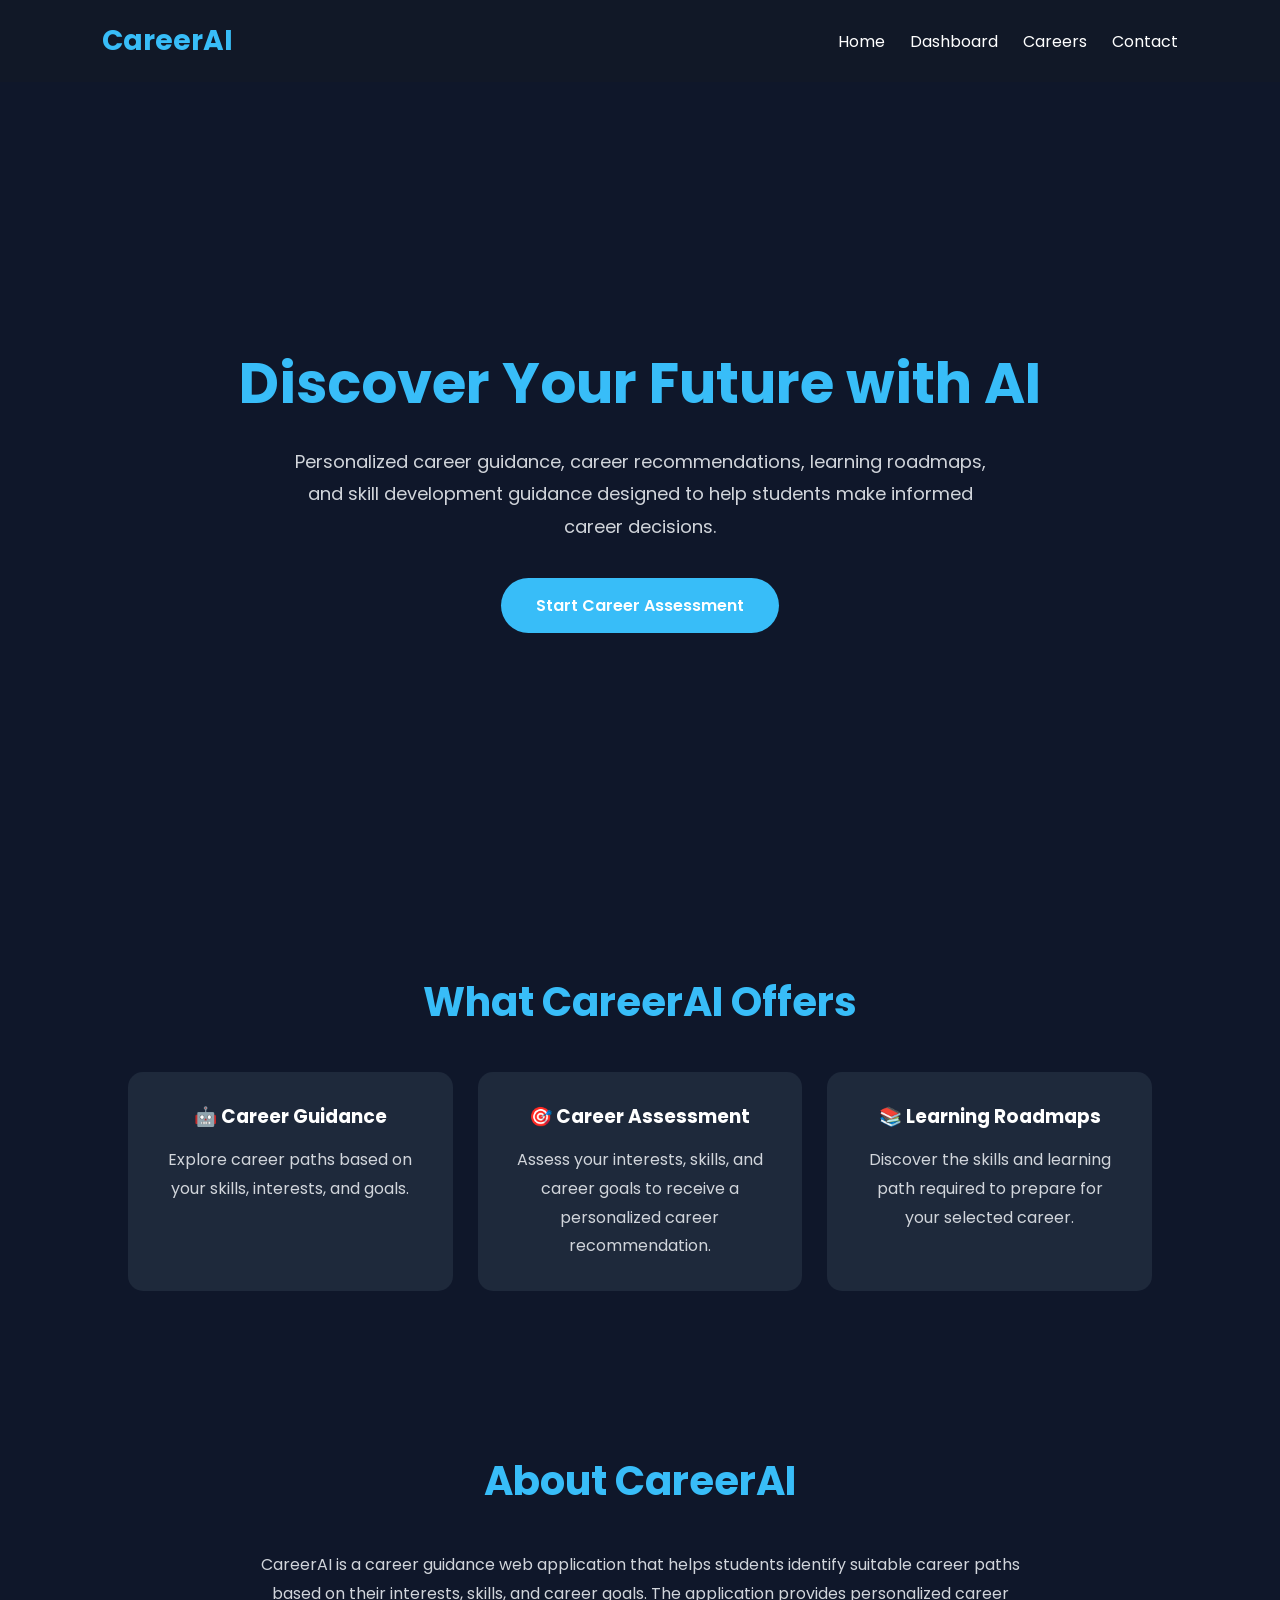
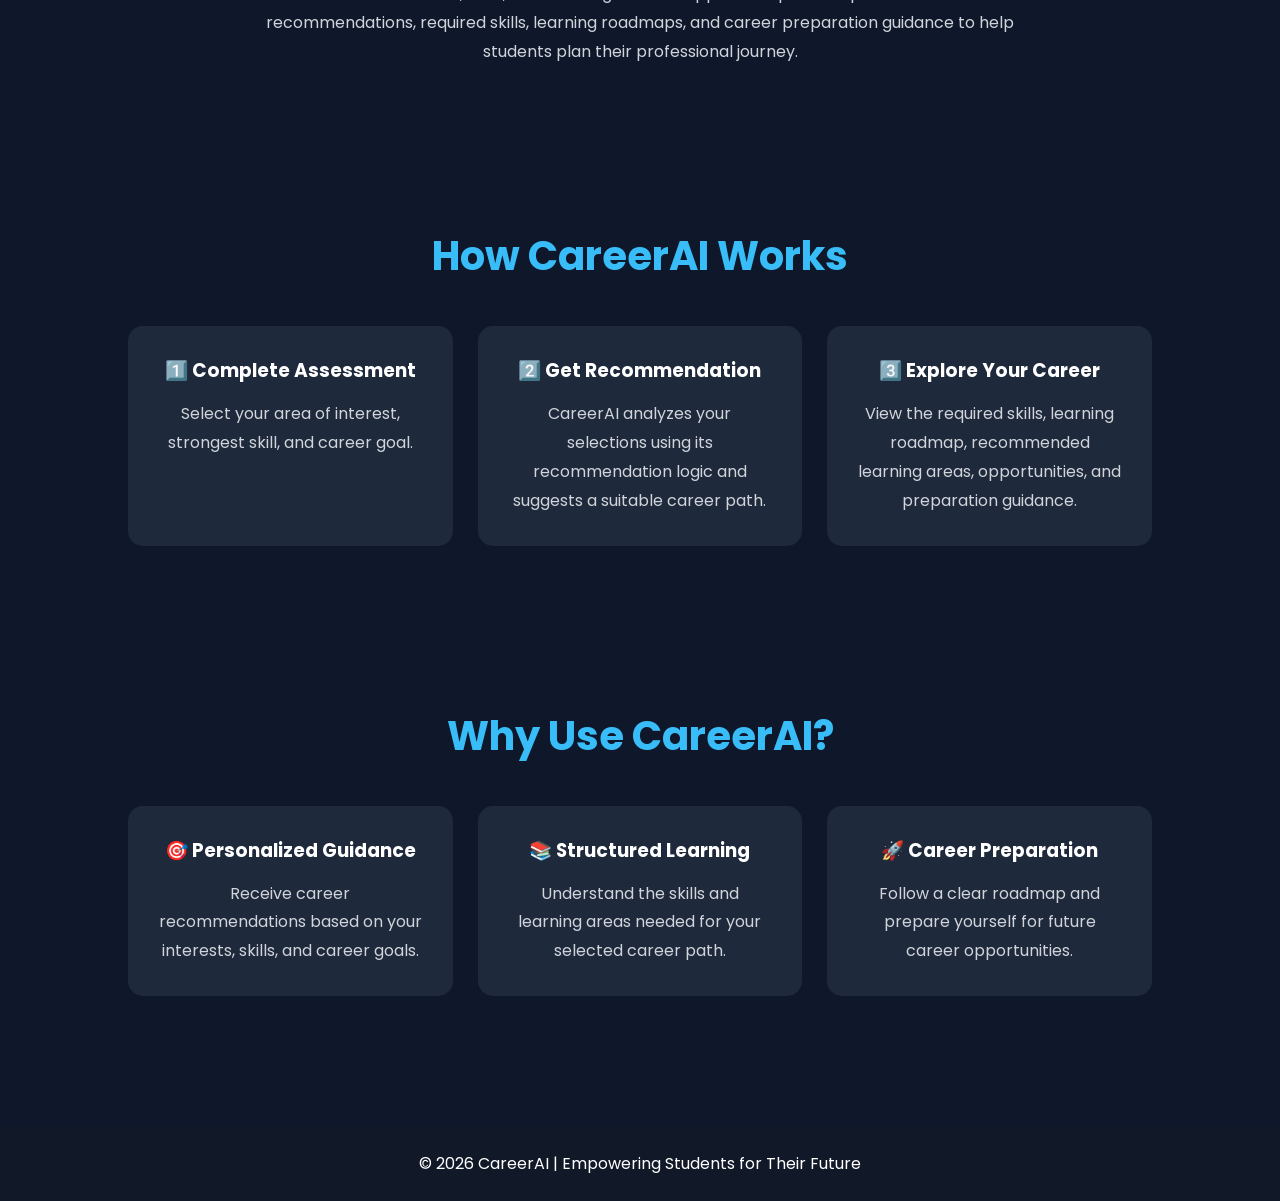
<file: index.html>
<!DOCTYPE html>
<html lang="en">

<head>
    <meta charset="UTF-8">
    <meta name="viewport" content="width=device-width, initial-scale=1.0">

    <title>CareerAI | Personalized Career Guidance</title>

    <link rel="stylesheet" href="style.css">

    <link href="https://fonts.googleapis.com/css2?family=Poppins:wght@300;400;500;600;700&display=swap"
        rel="stylesheet">
</head>

<body>

    <!-- Navigation -->
    <nav>
        <div class="logo">CareerAI</div>

        <ul>
            <li><a href="index.html">Home</a></li>
            <li><a href="dashboard.html">Dashboard</a></li>
            <li><a href="career.html">Careers</a></li>
            <li><a href="contact.html">Contact</a></li>
        </ul>
    </nav>


    <!-- Hero Section -->
    <section class="hero">

        <h1>Discover Your Future with AI</h1>

        <p>
            Personalized career guidance, career recommendations,
            learning roadmaps, and skill development guidance
            designed to help students make informed career decisions.
        </p>

        <a href="dashboard.html" class="btn">Start Career Assessment</a>

    </section>


    <!-- Features Section -->
    <section class="features">

        <h2>What CareerAI Offers</h2>

        <div class="feature-container">

            <div class="card">
                <h3>🤖 Career Guidance</h3>

                <p>
                    Explore career paths based on your
                    skills, interests, and goals.
                </p>
            </div>


            <div class="card">
                <h3>🎯 Career Assessment</h3>
                <p>
                    Assess your interests, skills, and career goals
                    to receive a personalized career recommendation.
                </p>
            </div>


            <div class="card">
                <h3>📚 Learning Roadmaps</h3>
                <p>
                    Discover the skills and learning path required
                    to prepare for your selected career.
                </p>
            </div>

        </div>

    </section>


    <!-- About Section -->
    <section class="about">

        <h2>About CareerAI</h2>

        <p>
            CareerAI is a career guidance web application that helps
            students identify suitable career paths based on their
            interests, skills, and career goals. The application
            provides personalized career recommendations, required
            skills, learning roadmaps, and career preparation guidance
            to help students plan their professional journey.
        </p>

    </section>

    <!-- How CareerAI Works -->
<section class="features">

    <h2>How CareerAI Works</h2>

    <div class="feature-container">

        <div class="card">
            <h3>1️⃣ Complete Assessment</h3>
            <p>
                Select your area of interest, strongest skill,
                and career goal.
            </p>
        </div>

        <div class="card">
            <h3>2️⃣ Get Recommendation</h3>
            <p>
                CareerAI analyzes your selections using
                its recommendation logic and suggests a
                suitable career path.
            </p>
        </div>

        <div class="card">
            <h3>3️⃣ Explore Your Career</h3>
            <p>
                View the required skills, learning roadmap,
                recommended learning areas, opportunities,
                and preparation guidance.
            </p>
        </div>

    </div>

</section>


    <!-- Testimonials Section -->
    <!-- Why Use CareerAI -->
<section class="testimonials">

    <h2>Why Use CareerAI?</h2>

    <div class="feature-container">

        <div class="card">
            <h3>🎯 Personalized Guidance</h3>
            <p>
                Receive career recommendations based on
                your interests, skills, and career goals.
            </p>
        </div>

        <div class="card">
            <h3>📚 Structured Learning</h3>
            <p>
                Understand the skills and learning areas
                needed for your selected career path.
            </p>
        </div>

        <div class="card">
            <h3>🚀 Career Preparation</h3>
            <p>
                Follow a clear roadmap and prepare yourself
                for future career opportunities.
            </p>
        </div>

    </div>

</section>


    <!-- Footer -->
    <footer>

        <p>
            © 2026 CareerAI | Empowering Students for Their Future
        </p>

    </footer>
    

</body>

</html>
</file>
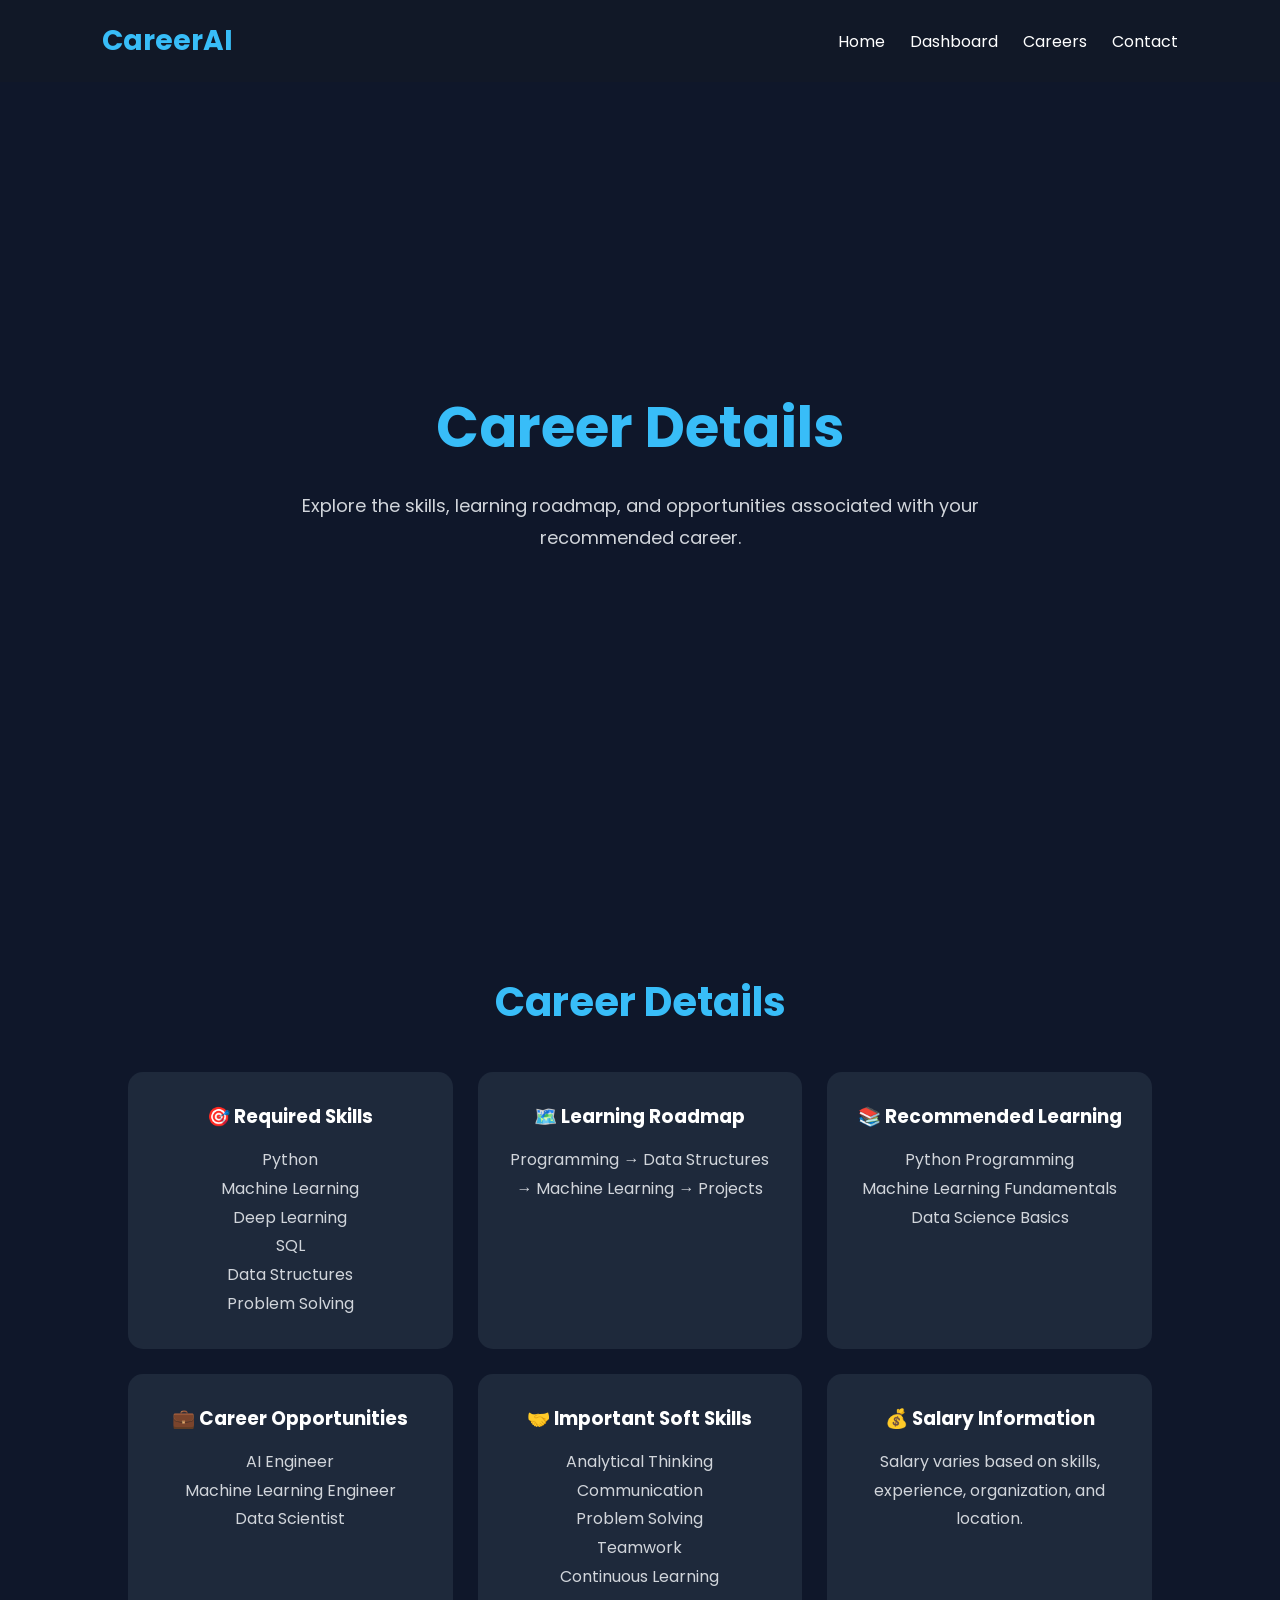
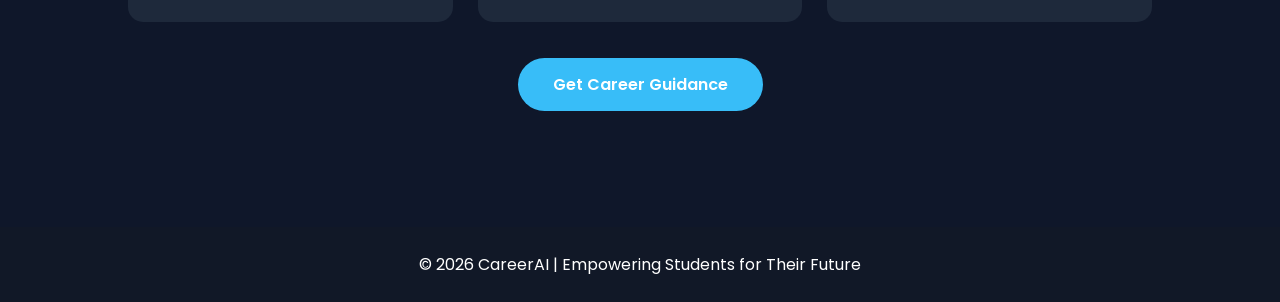
<file: career.html>
<!DOCTYPE html>
<html lang="en">

<head>

    <meta charset="UTF-8">
    <meta name="viewport" content="width=device-width, initial-scale=1.0">

    <title>CareerAI | Career Details</title>

    <link rel="stylesheet" href="style.css">

    <link href="https://fonts.googleapis.com/css2?family=Poppins:wght@300;400;500;600;700&display=swap"
        rel="stylesheet">

</head>

<body>

    <!-- Navigation -->

    <nav>

    <div class="logo">CareerAI</div>

    <ul>

        <li>
            <a href="index.html">Home</a>
        </li>

        <li>
            <a href="dashboard.html">Dashboard</a>
        </li>

        <li>
            <a href="career.html">Careers</a>
        </li>

        <li>
            <a href="contact.html">Contact</a>
        </li>

    </ul>

</nav>


    <!-- Career Introduction -->

    <section class="hero">

    <h1 id="careerTitle">Career Details</h1>

    <p id="careerDescription">
        Explore the skills, learning roadmap, and opportunities
        associated with your recommended career.
    </p>

</section>


    <!-- Career Details -->

    <section class="features">

    <h2>Career Details</h2>

    <div class="feature-container">

        <!-- Required Skills -->
        <div class="card">

            <h3>🎯 Required Skills</h3>

            <p id="careerSkills">
                Python<br>
                Machine Learning<br>
                Deep Learning<br>
                SQL<br>
                Data Structures<br>
                Problem Solving
            </p>

        </div>


        <!-- Learning Roadmap -->
        <div class="card">

            <h3>🗺️ Learning Roadmap</h3>

            <p id="careerRoadmap">
                Programming → Data Structures → Machine Learning → Projects
            </p>

        </div>


        <!-- Recommended Learning -->
        <div class="card">

            <h3>📚 Recommended Learning</h3>

            <p id="careerCourses">
                Python Programming<br>
                Machine Learning Fundamentals<br>
                Data Science Basics
            </p>

        </div>


        <!-- Career Opportunities -->
        <div class="card">

            <h3>💼 Career Opportunities</h3>

            <p id="careerOpportunities">
                AI Engineer<br>
                Machine Learning Engineer<br>
                Data Scientist
            </p>

        </div>


        <!-- Soft Skills -->
        <div class="card">

            <h3>🤝 Important Soft Skills</h3>

            <p id="careerSoftSkills">
                Analytical Thinking<br>
                Communication<br>
                Problem Solving<br>
                Teamwork<br>
                Continuous Learning
            </p>

        </div>


        <!-- Salary -->
        <div class="card">

            <h3>💰 Salary Information</h3>

            <p id="careerSalary">
                Salary varies based on skills,
                experience, organization, and location.
            </p>

        </div>

    </div>


    <br>
    <br>


    <!-- Guidance Button -->

    <a href="contact.html" class="btn">
        Get Career Guidance
    </a>

</section>


    <!-- Footer -->

    <footer>

        <p>
            © 2026 CareerAI | Empowering Students for Their Future
        </p>

    </footer>

    <script>
    window.addEventListener("DOMContentLoaded", function () {

        let savedCareer = localStorage.getItem("recommendedCareer");

        let careerTitle = document.getElementById("careerTitle");
        let careerDescription = document.getElementById("careerDescription");

        let careerSkills = document.getElementById("careerSkills");
        let careerRoadmap = document.getElementById("careerRoadmap");
        let careerCourses = document.getElementById("careerCourses");
        let careerOpportunities = document.getElementById("careerOpportunities");
        let careerSoftSkills = document.getElementById("careerSoftSkills");
        let careerSalary = document.getElementById("careerSalary");


        if (!savedCareer) {
            return;
        }


        careerTitle.textContent = savedCareer;

        careerDescription.textContent =
            "Explore the skills, learning roadmap, and career opportunities related to " +
            savedCareer + ".";


        if (savedCareer === "AI Engineer") {

            careerSkills.innerHTML =
                "Python<br>Machine Learning<br>Deep Learning<br>SQL<br>Data Structures<br>Problem Solving";

            careerRoadmap.innerHTML =
                "Python → Data Structures → Machine Learning → Deep Learning → AI Projects";

            careerCourses.innerHTML =
                "Python Programming<br>Machine Learning Fundamentals<br>Deep Learning<br>Cloud Computing";

            careerOpportunities.innerHTML =
                "AI Engineer<br>Machine Learning Engineer<br>AI Application Developer<br>Research Engineer";

            careerSoftSkills.innerHTML =
                "Analytical Thinking<br>Problem Solving<br>Communication<br>Teamwork<br>Continuous Learning";

            careerSalary.textContent =
                "Salary varies based on skills, experience, organization, and location.";

        }


        else if (savedCareer === "Data Scientist") {

            careerSkills.innerHTML =
                "Python<br>SQL<br>Statistics<br>Data Analysis<br>Machine Learning<br>Data Visualization";

            careerRoadmap.innerHTML =
                "Python → SQL → Statistics → Data Analysis → Machine Learning → Projects";

            careerCourses.innerHTML =
                "Python for Data Science<br>SQL<br>Statistics<br>Data Analytics<br>Machine Learning";

            careerOpportunities.innerHTML =
                "Data Scientist<br>Data Analyst<br>Machine Learning Engineer<br>Business Intelligence Analyst";

            careerSoftSkills.innerHTML =
                "Analytical Thinking<br>Communication<br>Problem Solving<br>Attention to Detail<br>Teamwork";

            careerSalary.textContent =
                "Salary varies based on skills, experience, organization, and location.";

        }


        else if (savedCareer === "Web Developer") {

            careerSkills.innerHTML =
                "HTML<br>CSS<br>JavaScript<br>Responsive Design<br>Git<br>Frontend Development";

            careerRoadmap.innerHTML =
                "HTML → CSS → JavaScript → Responsive Design → Git → Web Projects";

            careerCourses.innerHTML =
                "HTML & CSS<br>JavaScript<br>Frontend Development<br>Web Design<br>Git & GitHub";

            careerOpportunities.innerHTML =
                "Frontend Developer<br>Web Developer<br>UI Developer<br>Full Stack Developer";

            careerSoftSkills.innerHTML =
                "Creativity<br>Problem Solving<br>Communication<br>Teamwork<br>Attention to Detail";

            careerSalary.textContent =
                "Salary varies based on skills, experience, organization, and location.";

        }


        else if (savedCareer === "Software Developer") {

            careerSkills.innerHTML =
                "Programming<br>Data Structures<br>Algorithms<br>SQL<br>Object-Oriented Programming<br>Problem Solving";

            careerRoadmap.innerHTML =
                "Programming → Data Structures → Algorithms → Databases → Projects → Interview Preparation";

            careerCourses.innerHTML =
                "Programming Fundamentals<br>Data Structures<br>Algorithms<br>SQL<br>Software Engineering";

            careerOpportunities.innerHTML =
                "Software Developer<br>Backend Developer<br>Application Developer<br>Software Engineer";

            careerSoftSkills.innerHTML =
                "Problem Solving<br>Communication<br>Teamwork<br>Logical Thinking<br>Continuous Learning";

            careerSalary.textContent =
                "Salary varies based on skills, experience, organization, and location.";

        }


        else if (savedCareer === "Cloud Engineer") {

            careerSkills.innerHTML =
                "Cloud Computing<br>Networking<br>Linux<br>Operating Systems<br>Security<br>Deployment";

            careerRoadmap.innerHTML =
                "Networking → Linux → Cloud Fundamentals → Cloud Platform → Deployment → Projects";

            careerCourses.innerHTML =
                "Cloud Fundamentals<br>AWS or Azure<br>Linux<br>Networking<br>Cloud Security";

            careerOpportunities.innerHTML =
                "Cloud Engineer<br>Cloud Developer<br>Cloud Support Engineer<br>DevOps Engineer";

            careerSoftSkills.innerHTML =
                "Problem Solving<br>Communication<br>Teamwork<br>Analytical Thinking<br>Continuous Learning";

            careerSalary.textContent =
                "Salary varies based on skills, experience, organization, and location.";

        }

    });
</script>


</body>

</html>
</file>
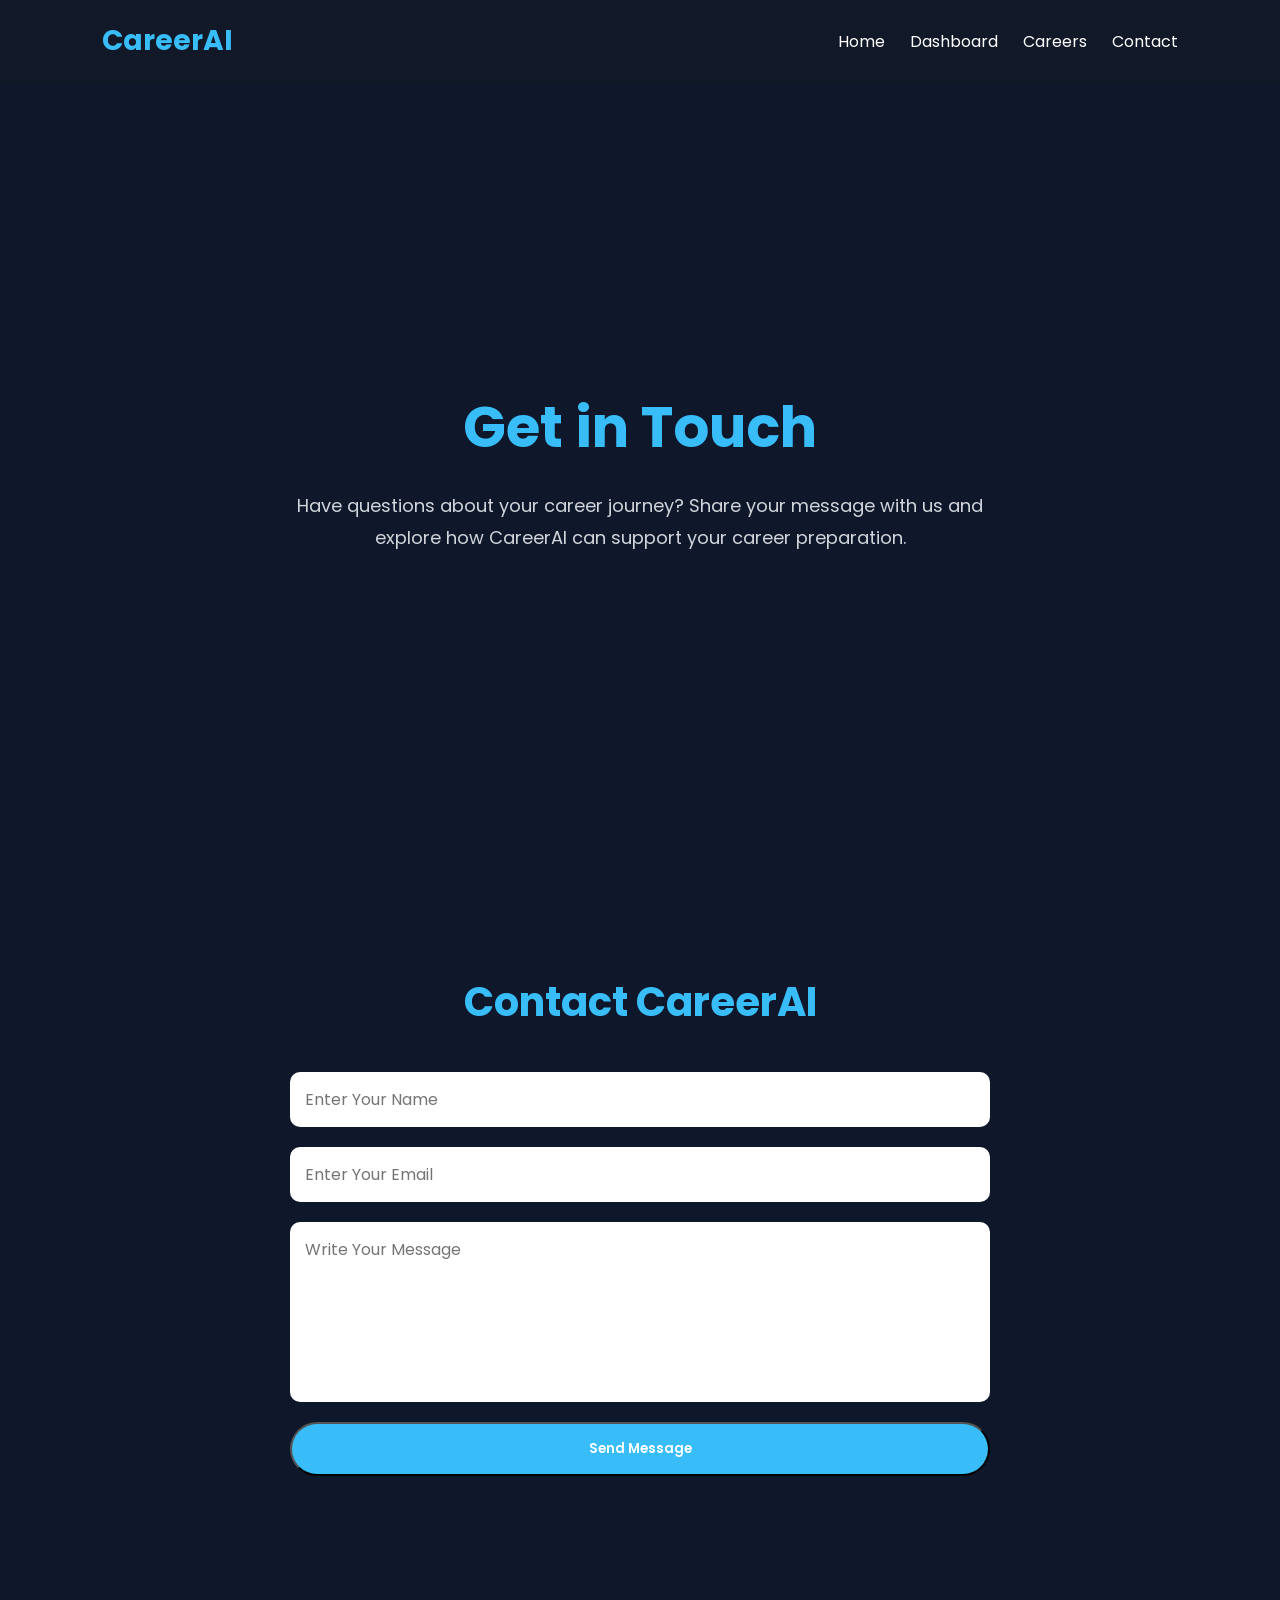
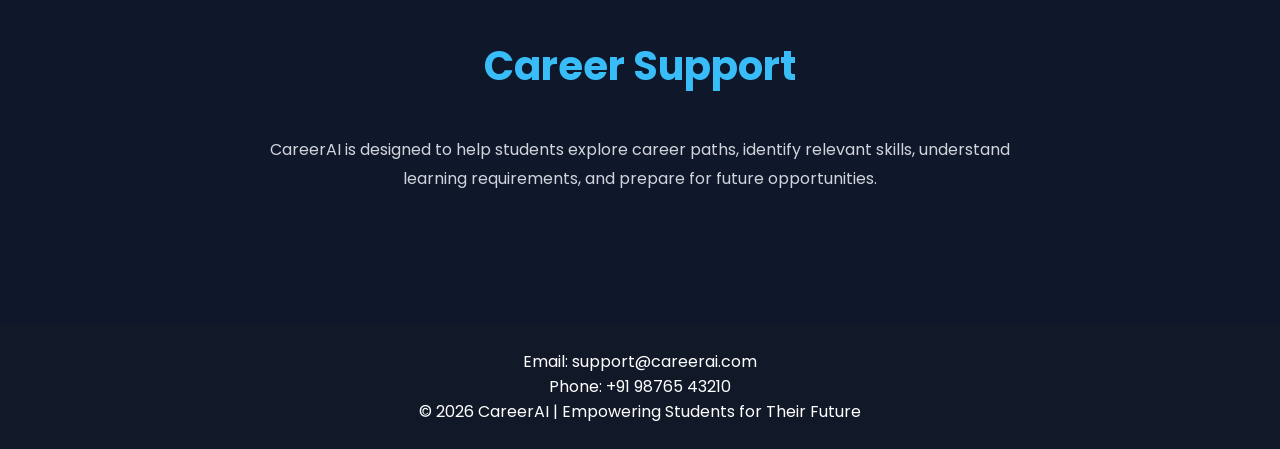
<file: contact.html>
<!DOCTYPE html>
<html lang="en">

<head>

    <meta charset="UTF-8">
    <meta name="viewport" content="width=device-width, initial-scale=1.0">

    <title>CareerAI | Contact</title>

    <link rel="stylesheet" href="style.css">

    <link href="https://fonts.googleapis.com/css2?family=Poppins:wght@300;400;500;600;700&display=swap"
        rel="stylesheet">

</head>

<body>

    <!-- Navigation -->

    <nav>

    <div class="logo">CareerAI</div>

    <ul>

        <li>
            <a href="index.html">Home</a>
        </li>

        <li>
            <a href="dashboard.html">Dashboard</a>
        </li>

        <li>
            <a href="career.html">Careers</a>
        </li>

        <li>
            <a href="contact.html">Contact</a>
        </li>

    </ul>

</nav>


    <!-- Contact Introduction -->

    <section class="hero">

        <h1>Get in Touch</h1>

        <p>
            Have questions about your career journey?
            Share your message with us and explore how
            CareerAI can support your career preparation.
        </p>

    </section>


    <!-- Contact Form -->

    <section class="features">

        <h2>Contact CareerAI</h2>

        <div class="contact-form">

            <input
                type="text"
                id="name"
                placeholder="Enter Your Name"
            >

            <input
                type="email"
                id="email"
                placeholder="Enter Your Email"
            >

            <textarea
                id="message"
                rows="6"
                placeholder="Write Your Message"
            ></textarea>

            <button
                class="btn"
                onclick="sendMessage()"
            >
                Send Message
            </button>

        </div>

    </section>


    <!-- Contact Information -->

    <section class="about">

        <h2>Career Support</h2>

        <p>
            CareerAI is designed to help students explore
            career paths, identify relevant skills, understand
            learning requirements, and prepare for future
            opportunities.
        </p>

    </section>


    <!-- Footer -->

    <footer>

        <p>
            Email: support@careerai.com
        </p>

        <p>
            Phone: +91 98765 43210
        </p>

        <p>
            © 2026 CareerAI | Empowering Students for Their Future
        </p>

    </footer>


    <script src="script.js"></script>

</body>

</html>
</file>
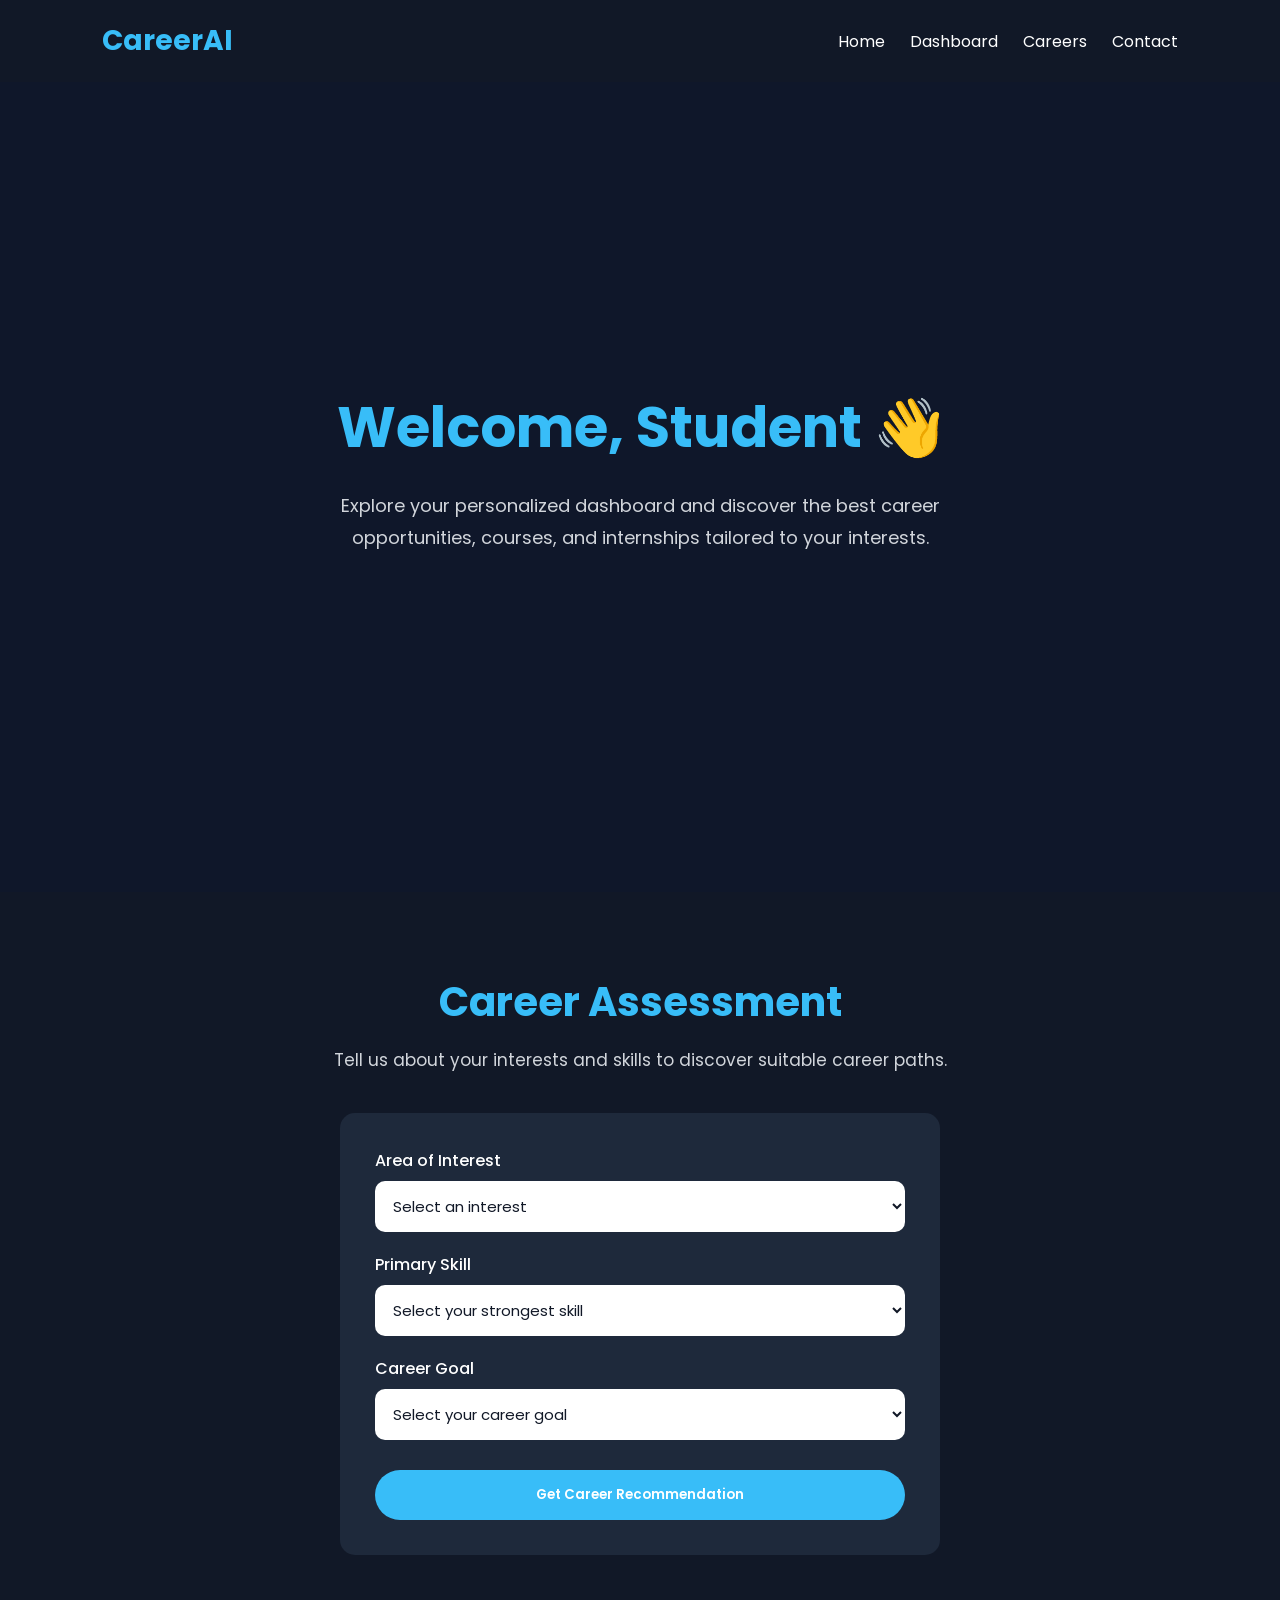
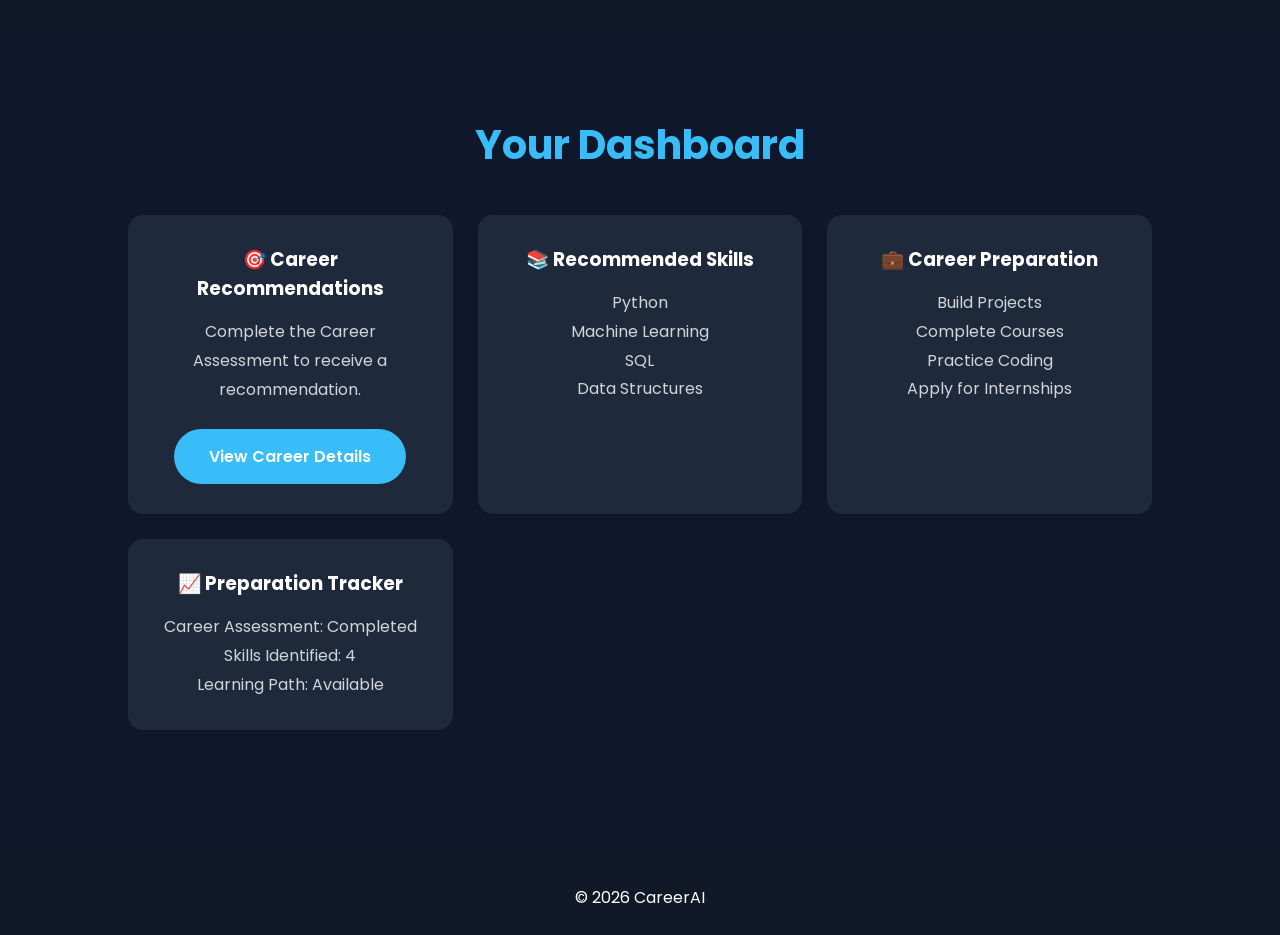
<file: dashboard.html>
<!DOCTYPE html>
<html lang="en">
<head>
    <meta charset="UTF-8">
    <meta name="viewport" content="width=device-width, initial-scale=1.0">
    <title>CareerAI Dashboard</title>

    <link rel="stylesheet" href="style.css">

    <link href="https://fonts.googleapis.com/css2?family=Poppins:wght@300;400;500;600;700&display=swap" rel="stylesheet">
</head>

<body>

<nav>

    <div class="logo">CareerAI</div>

    <ul>

        <li>
            <a href="index.html">Home</a>
        </li>

        <li>
            <a href="dashboard.html">Dashboard</a>
        </li>

        <li>
            <a href="career.html">Careers</a>
        </li>

        <li>
            <a href="contact.html">Contact</a>
        </li>

    </ul>

</nav>

<section class="hero">

<h1>Welcome, Student 👋</h1>

<p>
Explore your personalized dashboard and discover the best career opportunities,
courses, and internships tailored to your interests.
</p>

</section>

<!-- Career Assessment -->
<section class="assessment">

    <h2>Career Assessment</h2>

    <p>
        Tell us about your interests and skills to discover suitable career paths.
    </p>

    <div class="assessment-form">

        <label for="interest">Area of Interest</label>

        <select id="interest">
            <option value="">Select an interest</option>
            <option value="ai">Artificial Intelligence</option>
            <option value="data">Data & Analytics</option>
            <option value="web">Web Development</option>
            <option value="software">Software Development</option>
            <option value="cloud">Cloud Computing</option>
        </select>


        <label for="skill">Primary Skill</label>

        <select id="skill">
            <option value="">Select your strongest skill</option>
            <option value="python">Python</option>
            <option value="java">Java</option>
            <option value="sql">SQL</option>
            <option value="htmlcss">HTML & CSS</option>
            <option value="problem-solving">Problem Solving</option>
        </select>


        <label for="goal">Career Goal</label>

        <select id="goal">
            <option value="">Select your career goal</option>
            <option value="development">Build Software</option>
            <option value="data">Work with Data</option>
            <option value="ai">Build AI Solutions</option>
            <option value="cloud">Work with Cloud Technologies</option>
        </select>


        <button class="btn" onclick="generateCareer()">
            Get Career Recommendation
        </button>

    </div>

</section>

<section class="features">

    <h2>Your Dashboard</h2>

    <div class="feature-container">

        <div class="card">
            <h3>🎯 Career Recommendations</h3>

            <p id="dashboardCareer">
                Complete the Career Assessment to receive a recommendation.
            </p>

            <div class="card-button">
                <a href="career.html" class="btn">
                    View Career Details
                </a>
            </div>
        </div>


        <div class="card">
            <h3>📚 Recommended Skills</h3>

            <p>
                Python<br>
                Machine Learning<br>
                SQL<br>
                Data Structures
            </p>
        </div>


        <div class="card">
            <h3>💼 Career Preparation</h3>

            <p>
                Build Projects<br>
                Complete Courses<br>
                Practice Coding<br>
                Apply for Internships
            </p>
        </div>


        <div class="card">
            <h3>📈 Preparation Tracker</h3>

            <p>
                Career Assessment: Completed<br>
                Skills Identified: 4<br>
                Learning Path: Available
            </p>
        </div>

    </div>

</section>

<footer>

<p>© 2026 CareerAI</p>

</footer>
<script src="script.js"></script>
<script>
    window.addEventListener("DOMContentLoaded", function () {

        let savedCareer = localStorage.getItem("recommendedCareer");

        if (savedCareer) {
            console.log("Saved Career Recommendation:", savedCareer);
        }

    });
</script>

</body>
</html>
</file>
<file: style.css>
*{
    margin:0;
    padding:0;
    box-sizing:border-box;
    font-family:'Poppins',sans-serif;
}

body{
    background:#0f172a;
    color:white;
}

nav{
    display:flex;
    justify-content:space-between;
    align-items:center;
    padding:20px 8%;
    background:#111827;
    position:sticky;
    top:0;
}

.logo{
    font-size:28px;
    font-weight:bold;
    color:#38bdf8;
}

nav ul{
    display:flex;
    list-style:none;
    gap:25px;
}

nav ul li a{
    text-decoration:none;
    color:white;
    transition:.3s;
}

nav ul li a:hover{
    color:#38bdf8;
}

.hero{
    min-height:90vh;
    display:flex;
    flex-direction:column;
    justify-content:center;
    align-items:center;
    text-align:center;
    padding:40px;
}

.hero h1{
    font-size:3.5rem;
    color:#38bdf8;
    margin-bottom:20px;
}

.hero p{
    max-width:700px;
    font-size:18px;
    line-height:1.8;
    color:#d1d5db;
    margin-bottom:35px;
}

.btn{
    text-decoration:none;
    padding:15px 35px;
    background:#38bdf8;
    color:white;
    border-radius:30px;
    transition:.3s;
    font-weight:600;
}

.btn:hover{
    background:#0ea5e9;
    transform:translateY(-5px);
}

@media(max-width:768px){

nav{
    flex-direction:column;
    gap:15px;
}

nav ul{
    flex-wrap:wrap;
    justify-content:center;
}

.hero h1{
    font-size:2.3rem;
}

.hero p{
    font-size:16px;
}

}

.features,
.about,
.testimonials{

padding:80px 10%;
text-align:center;

}

.features h2,
.about h2,
.testimonials h2{

font-size:2.5rem;
margin-bottom:40px;
color:#38bdf8;

}

.feature-container{

display:grid;
grid-template-columns:repeat(auto-fit,minmax(250px,1fr));
gap:25px;

}

.card{

background:#1e293b;
padding:30px;
border-radius:15px;
transition:.3s;

}

.card:hover{

transform:translateY(-8px);

}

.card h3{

margin-bottom:15px;

}

.card p{

color:#d1d5db;

}

.about p{

max-width:800px;
margin:auto;
line-height:1.8;
color:#d1d5db;

}

footer{

background:#111827;
padding:25px;
text-align:center;
margin-top:50px;

}

.contact-form{

max-width:700px;
margin:auto;

display:flex;
flex-direction:column;
gap:20px;

}

.contact-form input,
.contact-form textarea{

padding:15px;
border:none;
border-radius:10px;
font-size:16px;

}

.contact-form textarea{

resize:none;

}

/* =========================
   CAREER ASSESSMENT
========================= */

.assessment {
    padding: 80px 10%;
    text-align: center;
    background: #111827;
}

.assessment h2 {
    font-size: 2.5rem;
    margin-bottom: 15px;
    color: #38bdf8;
}

.assessment > p {
    color: #d1d5db;
    margin-bottom: 40px;
    font-size: 17px;
}

.assessment-form {
    max-width: 600px;
    margin: auto;
    background: #1e293b;
    padding: 35px;
    border-radius: 15px;
    text-align: left;
}

.assessment-form label {
    display: block;
    margin-bottom: 8px;
    margin-top: 20px;
    font-weight: 500;
    color: white;
}

.assessment-form label:first-child {
    margin-top: 0;
}

.assessment-form select {
    width: 100%;
    padding: 14px;
    border: none;
    border-radius: 10px;
    font-size: 15px;
    background: white;
    color: #111827;
    cursor: pointer;
}

.assessment-form select:focus {
    outline: 2px solid #38bdf8;
}

.assessment-form .btn {
    border: none;
    cursor: pointer;
    margin-top: 30px;
    width: 100%;
}

/* Career Recommendation Result */

.career-result {
    max-width: 600px;
    margin: 30px auto 0;
    text-align: center;
    border: 1px solid #38bdf8;
}

.career-result h3 {
    color: #38bdf8;
}

.career-result h2 {
    margin: 15px 0;
    font-size: 2rem;
}

.career-result p {
    line-height: 1.7;
    color: #d1d5db;
}
.card p {
    line-height: 1.8;
}

.card-button {
    margin-top: 25px;
    text-align: center;
}

.card-button .btn {
    display: inline-block;
    padding: 15px 35px;
    white-space: nowrap;
}

/* Career Details - 3 cards per row */

.features .feature-container {
    grid-template-columns: repeat(3, 1fr);
}

@media (max-width: 900px) {

    .features .feature-container {
        grid-template-columns: repeat(2, 1fr);
    }

}

@media (max-width: 600px) {

    .features .feature-container {
        grid-template-columns: 1fr;
    }

}
</file>
